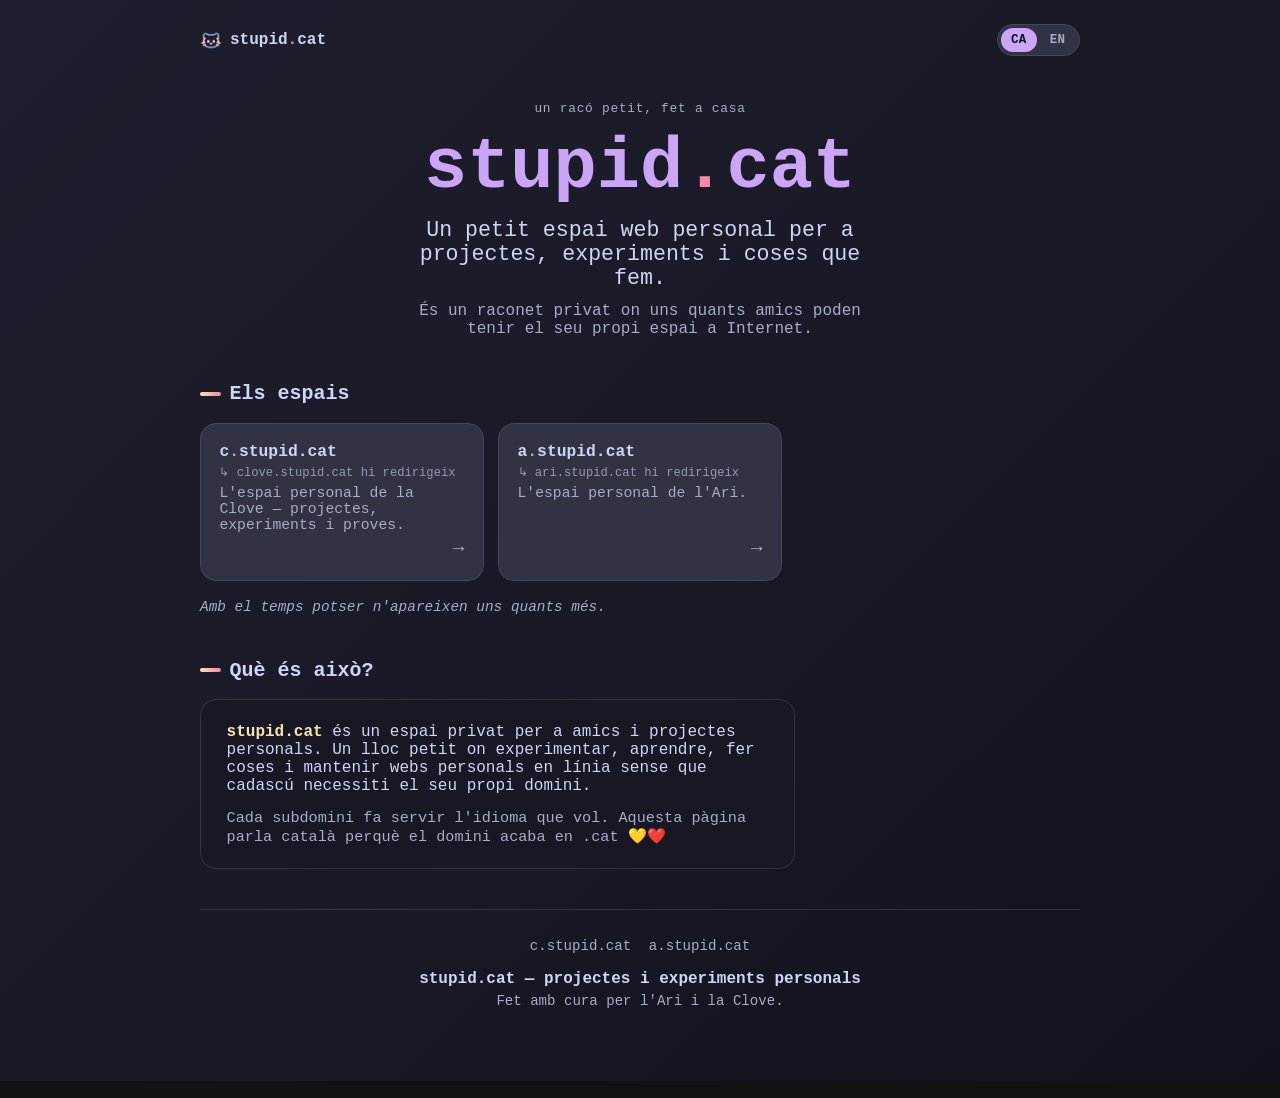
<file: index.html>
<!doctype html>
<html lang="ca">

<head>
  <meta charset="utf-8">
  <meta name="viewport" content="width=device-width, initial-scale=1">

  <title>stupid.cat — un petit racó d'Internet</title>
  <meta name="description"
    content="stupid.cat és un petit espai web personal per a projectes, experiments i coses que fem amb amics.">
  <meta name="author" content="Ari & Clove">
  <meta name="theme-color" content="#1e1e2e">
  <meta name="color-scheme" content="dark">
  <link rel="canonical" href="https://stupid.cat/">

  <!-- Open Graph -->
  <meta property="og:type" content="website">
  <meta property="og:site_name" content="stupid.cat">
  <meta property="og:title" content="stupid.cat — un petit racó d'Internet">
  <meta property="og:description"
    content="Un petit espai web personal per a projectes, experiments i coses que fem.">
  <meta property="og:locale" content="ca_ES">
  <meta property="og:locale:alternate" content="en_GB">
  <meta property="og:url" content="https://stupid.cat/">
  <meta property="og:image" content="https://stupid.cat/assets/cat.png">

  <!-- Twitter -->
  <meta name="twitter:card" content="summary_large_image">
  <meta name="twitter:title" content="stupid.cat">
  <meta name="twitter:description"
    content="Un petit espai web personal per a projectes, experiments i coses que fem.">
  <meta name="twitter:image" content="https://stupid.cat/assets/cat.png">

  <link rel="icon" href="/assets/cat.svg">
  <link rel="stylesheet" href="/css/style.css">
</head>

<body>
  <a class="skip-link" href="#main">Salta al contingut / Skip to content</a>

  <div class="home-wrap">

    <header class="home-top">
      <a class="home-brand" href="/">
        <img class="cat" src="/assets/cat.png" alt="" aria-hidden="true" width="22" height="22">
        <span>stupid<span class="dot">.</span>cat</span>
      </a>

      <div class="lang-switch" role="group" aria-label="Tria d'idioma / Language">
        <button type="button" class="lang-btn is-active" data-lang="ca" aria-pressed="true">CA</button>
        <button type="button" class="lang-btn" data-lang="en" aria-pressed="false">EN</button>
      </div>
    </header>

    <main id="main">

      <!-- ===== HERO ===== -->
      <section class="home-hero" aria-labelledby="hero-title">
        <p class="kicker">
          <span data-i18n="ca">un racó petit, fet a casa</span>
          <span data-i18n="en" hidden>a small, homemade corner</span>
        </p>

        <h1 id="hero-title">stupid<span class="dot">.</span>cat</h1>

        <p class="hero-sub">
          <span data-i18n="ca">Un petit espai web personal per a projectes, experiments i coses que fem.</span>
          <span data-i18n="en" hidden>A small personal web space for projects, experiments, and things we build.</span>
        </p>

        <p class="hero-lede">
          <span data-i18n="ca">És un raconet privat on uns quants amics poden tenir el seu propi espai a Internet.</span>
          <span data-i18n="en" hidden>It's a small private space where a few friends can have their own corner of the internet.</span>
        </p>
      </section>

      <!-- ===== SUBDOMAINS ===== -->
      <section class="spaces" aria-labelledby="spaces-title">
        <h2 id="spaces-title" class="section-head">
          <span data-i18n="ca">Els espais</span>
          <span data-i18n="en" hidden>The spaces</span>
        </h2>

        <ul class="space-grid">
          <li>
            <a class="space-card" href="https://c.stupid.cat">
              <span class="space-host">c<span class="dot">.</span>stupid.cat</span>
              <span class="space-alias">↳ clove<span class="dot">.</span>stupid.cat <span data-i18n="ca">hi redirigeix</span><span data-i18n="en" hidden>redirects here</span></span>
              <span class="space-desc">
                <span data-i18n="ca">L'espai personal de la Clove — projectes, experiments i proves.</span>
                <span data-i18n="en" hidden>Clove's personal space — projects, experiments and tinkering.</span>
              </span>
              <span class="space-go" aria-hidden="true">→</span>
            </a>
          </li>

          <li>
            <a class="space-card" href="https://a.stupid.cat">
              <span class="space-host">a<span class="dot">.</span>stupid.cat</span>
              <span class="space-alias">↳ ari<span class="dot">.</span>stupid.cat <span data-i18n="ca">hi redirigeix</span><span data-i18n="en" hidden>redirects here</span></span>
              <span class="space-desc">
                <span data-i18n="ca">L'espai personal de l'Ari.</span>
                <span data-i18n="en" hidden>Ari's personal space.</span>
              </span>
              <span class="space-go" aria-hidden="true">→</span>
            </a>
          </li>

        </ul>

        <p class="spaces-note">
          <span data-i18n="ca">Amb el temps potser n'apareixen uns quants més.</span>
          <span data-i18n="en" hidden>A few more may show up over time.</span>
        </p>
      </section>

      <!-- ===== ABOUT ===== -->
      <section class="about" aria-labelledby="about-title">
        <h2 id="about-title" class="section-head">
          <span data-i18n="ca">Què és això?</span>
          <span data-i18n="en" hidden>What is this?</span>
        </h2>

        <div class="about-body">
          <p data-i18n="ca">
            <strong>stupid.cat</strong> és un espai privat per a amics i projectes personals. Un lloc petit on
            experimentar, aprendre, fer coses i mantenir webs personals en línia sense que cadascú necessiti el
            seu propi domini.
          </p>
          <p data-i18n="en" hidden>
            <strong>stupid.cat</strong> is a private namespace for friends and personal projects. A small place
            to experiment, learn, build things, and keep personal websites online without everyone needing
            their own domain.
          </p>

          <p class="about-soft">
            <span data-i18n="ca">
              Cada subdomini fa servir l'idioma que vol. Aquesta pàgina parla català perquè el domini acaba en
              <code>.cat</code> 💛❤️
            </span>
            <span data-i18n="en" hidden>
              Each subdomain uses whatever language it likes. This page speaks Catalan because the domain ends
              in <code>.cat</code> 💛❤️
            </span>
          </p>
        </div>
      </section>

    </main>

    <footer class="home-footer">
      <div class="footer-links" aria-label="Subdominis disponibles">
        <a href="https://c.stupid.cat">c.stupid.cat</a>
        <a href="https://a.stupid.cat">a.stupid.cat</a>
      </div>
      <p class="footer-tag">stupid.cat — <span data-i18n="ca">projectes i experiments personals</span><span
          data-i18n="en" hidden>personal projects and experiments</span></p>
      <p class="footer-made">
        <span data-i18n="ca">Fet amb cura per l'Ari i la Clove.</span>
        <span data-i18n="en" hidden>Made with care by Ari &amp; Clove.</span>
      </p>
    </footer>

  </div>

  <script src="/js/main.js" defer></script>
</body>

</html>
</file>
<file: css/style.css>
/* ============================================================
   style.css — the stylesheet for stupid.cat (root site)
   Self-contained: palette + base pulled from main.css so this
   page doesn't depend on the big shared stylesheet.
   Theme: Catppuccin Mocha.
   ============================================================ */

@import url(/css/fonts.css);

/* ---------- palette (Catppuccin Mocha, accent = mauve) ---------- */
:root {
  --base:      #1e1e2e;
  --mantle:    #181825;
  --crust:     #11111b;
  --text:      #cdd6f4;
  --subtext-1: #bac2de;
  --subtext-0: #a6adc8;
  --surface-0: #313244;
  --surface-1: #45475a;
  --surface-2: #585b70;
  --mauve:     #cba6f7;
  --yellow:    #f9e2af;
  --red:       #f38ba8;
  --accent-rgb: 203, 166, 247;
}

/* ---------- base (from main.css) ---------- */
* { box-sizing: border-box; }

html {
  background: linear-gradient(135deg, var(--base) 0%, var(--mantle) 60%, var(--crust) 100%);
}

body {
  margin: 0;
  min-height: 100dvh;
  display: flex;
  justify-content: center;
  align-items: center;
  padding: 1.5rem 1rem;
  font-family: 'Comic Code', ui-monospace, "SFMono-Regular", Menlo, monospace;
  color: var(--text);
  background: linear-gradient(135deg, var(--base) 0%, var(--mantle) 60%, var(--crust) 100%);
}

html:has(.home-wrap),
body:has(.home-wrap) {
  height: auto;
  min-height: 100dvh;
  overflow-y: auto;
}
body:has(.home-wrap) {
  align-items: flex-start;
}

.home-wrap {
  position: relative;
  z-index: 1;
  width: 100%;
  max-width: 880px;
  margin-inline: auto;
  padding-bottom: 3rem;
}

/* ---------- skip link ---------- */
.skip-link {
  position: absolute;
  left: 1rem;
  top: -3rem;
  background: var(--yellow, #f9e2af);
  color: var(--crust, #11111b);
  padding: 0.5rem 0.9rem;
  border-radius: 10px;
  font-weight: 600;
  z-index: 50;
  transition: top 0.2s ease;
}
.skip-link:focus { top: 1rem; }

/* ---------- top bar: brand + language ---------- */
.home-top {
  display: flex;
  align-items: center;
  justify-content: space-between;
  gap: 1rem;
  margin-bottom: 2rem;
}

.home-brand {
  display: inline-flex;
  align-items: center;
  gap: 0.5rem;
  font-weight: 700;
  color: var(--text, #cdd6f4);
  text-decoration: none;
}
.home-brand .cat { width: 22px; height: 22px; display: block; }
.home-brand .dot { color: var(--red, #f38ba8); }

.lang-switch {
  display: inline-flex;
  background: var(--surface-0, #313244);
  border: 1px solid var(--surface-1, #45475a);
  border-radius: 999px;
  padding: 3px;
  gap: 2px;
}
.lang-btn {
  font: inherit;
  font-size: 0.78rem;
  font-weight: 700;
  letter-spacing: 0.04em;
  color: var(--subtext-0, #a6adc8);
  background: transparent;
  border: 0;
  padding: 0.32rem 0.65rem;
  border-radius: 999px;
  transition: color 0.15s ease, background 0.15s ease;
}
.lang-btn:hover { color: var(--text, #cdd6f4); }
.lang-btn.is-active {
  color: var(--crust, #11111b);
  background: rgb(var(--accent-rgb, 203, 166, 247));
}

/* ---------- hero ---------- */
.home-hero {
  text-align: center;
  margin: 1.5rem 0 2.75rem;
}
.home-hero .kicker {
  display: inline-block;
  font-size: 0.8rem;
  letter-spacing: 0.06em;
  text-transform: lowercase;
  color: var(--subtext-0, #a6adc8);
  margin-bottom: 1rem;
}
.home-hero h1 {
  margin: 0 0 0.9rem;
  font-size: clamp(2.6rem, 10vw, 4.5rem);
  line-height: 1;
  font-weight: 700;
  color: rgb(var(--accent-rgb, 203, 166, 247));
}
.home-hero h1 .dot { color: var(--red, #f38ba8); }
.hero-sub {
  margin: 0 auto 0.75rem;
  max-width: 36ch;
  font-size: clamp(1.05rem, 3vw, 1.35rem);
  font-weight: 500;
  color: var(--text, #cdd6f4);
}
.hero-lede {
  margin: 0 auto;
  max-width: 46ch;
  color: var(--subtext-0, #a6adc8);
}

/* ---------- section heading ---------- */
.section-head {
  margin: 0 0 1.1rem;
  font-size: 1.25rem;
  font-weight: 700;
  color: var(--text, #cdd6f4);
  display: inline-flex;
  align-items: center;
  gap: 0.55rem;
}
.section-head::before {
  content: "";
  width: 1.3rem;
  height: 4px;
  border-radius: 2px;
  background: linear-gradient(90deg, var(--yellow, #f9e2af), var(--red, #f38ba8));
}

/* ---------- subdomain cards ---------- */
.spaces { margin-bottom: 2.75rem; }

.space-grid {
  list-style: none;
  margin: 0;
  padding: 0;
  display: grid;
  grid-template-columns: repeat(auto-fill, minmax(230px, 1fr));
  gap: 0.9rem;
}

.space-card {
  position: relative;
  display: flex;
  flex-direction: column;
  gap: 0.3rem;
  height: 100%;
  padding: 1.1rem 1.15rem 1.25rem;
  border-radius: 16px;
  background: var(--surface-0, #313244);
  border: 1px solid var(--surface-1, #45475a);
  color: var(--text, #cdd6f4);
  text-decoration: none;
  overflow: hidden;
  transition: transform 0.15s ease, border-color 0.15s ease,
    background 0.15s ease, box-shadow 0.15s ease;
}
.space-card:hover {
  transform: translateY(-3px);
  background: var(--surface-1, #45475a);
  border-color: rgb(var(--accent-rgb, 203, 166, 247));
  box-shadow: 0 6px 20px rgba(var(--accent-rgb, 203, 166, 247), 0.22);
}
.space-host {
  font-weight: 700;
  font-size: 1.02rem;
}
.space-host .dot { color: var(--red, #f38ba8); }
.space-alias {
  font-size: 0.76rem;
  color: var(--subtext-0, #a6adc8);
  opacity: 0.85;
}
.space-alias .dot { color: var(--red, #f38ba8); }
.space-desc { color: var(--subtext-0, #a6adc8); font-size: 0.92rem; }
.space-go {
  margin-top: auto;
  align-self: flex-end;
  font-size: 1.2rem;
  color: var(--subtext-0, #a6adc8);
  transition: transform 0.15s ease, color 0.15s ease;
}
.space-card:hover .space-go {
  transform: translateX(3px);
  color: rgb(var(--accent-rgb, 203, 166, 247));
}

.spaces-note {
  margin: 1.1rem 0 0;
  color: var(--subtext-0, #a6adc8);
  font-size: 0.9rem;
  font-style: italic;
}

/* ---------- about ---------- */
.about { margin-bottom: 2.5rem; }
.about-body {
  max-width: 62ch;
  padding: 1.4rem 1.6rem;
  border-radius: 16px;
  background: var(--mantle, #181825);
  border: 1px solid var(--surface-0, #313244);
}
.about-body p { margin: 0 0 0.9rem; }
.about-body p:last-child { margin-bottom: 0; }
.about-body strong { color: var(--yellow, #f9e2af); }
.about-soft { color: var(--subtext-0, #a6adc8); font-size: 0.95rem; }

/* ---------- footer ---------- */
.home-footer {
  text-align: center;
  padding-top: 1.75rem;
  border-top: 1px solid var(--surface-0, #313244);
}
.footer-links {
  display: flex;
  flex-wrap: wrap;
  justify-content: center;
  gap: 0.35rem 1.1rem;
  margin-bottom: 0.9rem;
}
.footer-links a {
  font-size: 0.88rem;
  color: var(--subtext-0, #a6adc8);
  text-decoration: none;
  border-bottom: 1px solid transparent;
  transition: color 0.15s ease, border-color 0.15s ease;
}
.footer-links a:hover {
  color: var(--text, #cdd6f4);
  border-bottom-color: var(--red, #f38ba8);
}
.footer-tag { margin: 0 0 0.35rem; font-weight: 600; color: var(--text, #cdd6f4); }
.footer-made { margin: 0; color: var(--subtext-0, #a6adc8); font-size: 0.88rem; }

/* ---------- 404 ---------- */
.error-wrap {
  position: relative;
  z-index: 1;
  width: 100%;
  max-width: 32rem;
  text-align: center;
}
.error-code {
  margin: 0;
  font-size: clamp(4rem, 20vw, 8rem);
  line-height: 1;
  font-weight: 700;
  color: rgb(var(--accent-rgb, 203, 166, 247));
}
.error-wrap h1 { margin: 0.4rem 0 0.7rem; font-size: 1.3rem; color: var(--text, #cdd6f4); }
.error-wrap p { margin: 0 0 1.5rem; color: var(--subtext-0, #a6adc8); }
.error-wrap .btn-home {
  display: inline-block;
  padding: 0.6rem 1.2rem;
  border-radius: 999px;
  background: rgb(var(--accent-rgb, 203, 166, 247));
  color: var(--crust, #11111b);
  font-weight: 700;
  text-decoration: none;
  transition: transform 0.15s ease, box-shadow 0.15s ease;
}
.error-wrap .btn-home:hover {
  transform: translateY(-2px);
  box-shadow: 0 6px 18px rgba(var(--accent-rgb, 203, 166, 247), 0.35);
}

/* ---------- responsive ---------- */
@media (max-width: 420px) {
  .home-top { flex-wrap: wrap; }
}
</file>
